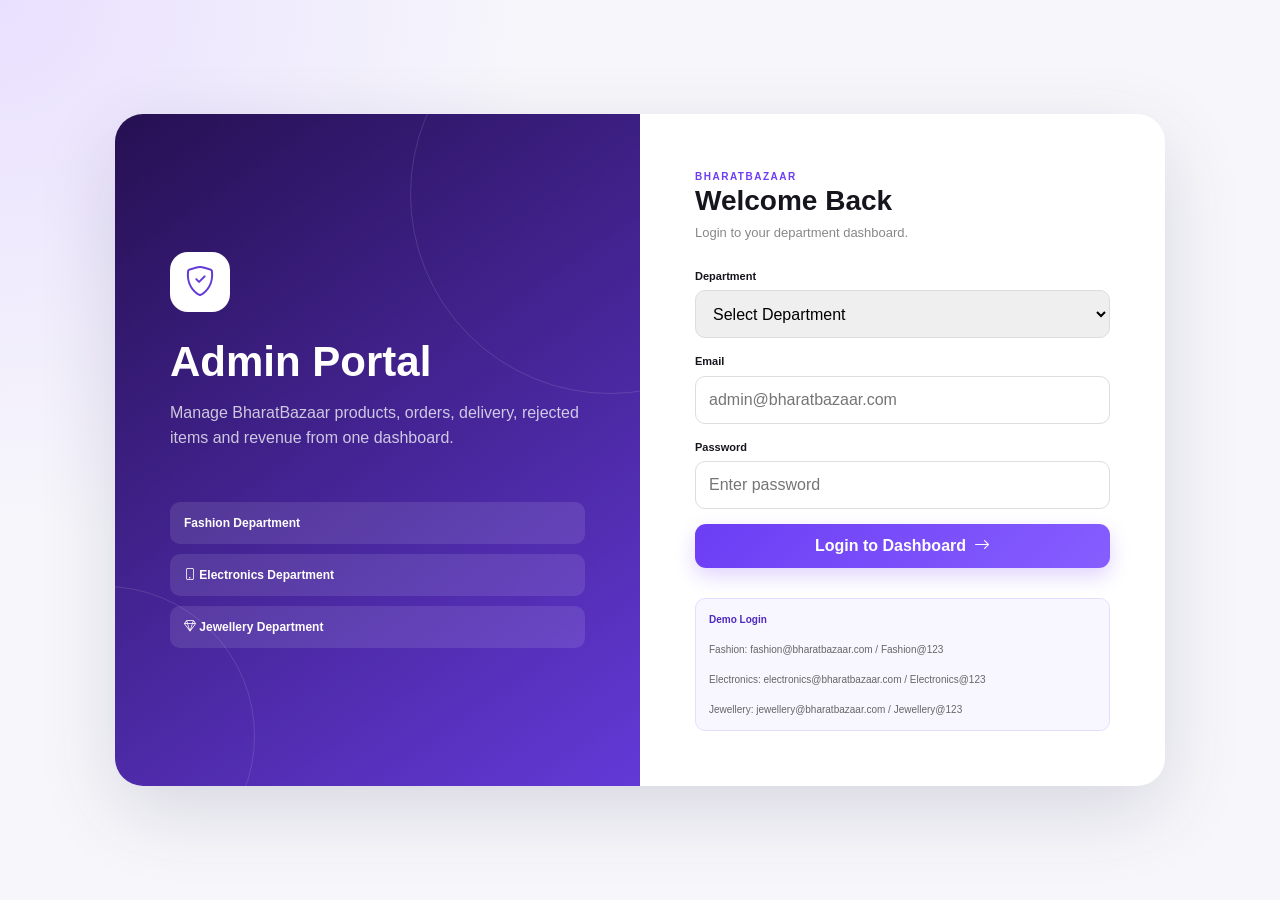
<file: admin.html>
<!DOCTYPE html>
<html lang="en">
<head>

    <meta charset="UTF-8">
    <meta name="viewport" content="width=device-width, initial-scale=1.0">

    <title>BharatBazaar Admin Login</title>

    <link
        href="https://cdn.jsdelivr.net/npm/bootstrap@5.3.3/dist/css/bootstrap.min.css"
        rel="stylesheet"
    >

    <link
        rel="stylesheet"
        href="https://cdn.jsdelivr.net/npm/bootstrap-icons@1.11.3/font/bootstrap-icons.min.css"
    >

    <link rel="stylesheet" href="css/style.css">

    <style>

        body{
            min-height:100vh;
            display:grid;
            place-items:center;
            background:
                radial-gradient(circle at top left,#e9e0ff,transparent 35%),
                #f7f7fb;
        }

        .admin-login{
            width:min(1050px,94%);
            min-height:600px;
            background:#fff;
            border-radius:28px;
            overflow:hidden;
            box-shadow:0 25px 80px rgba(30,20,70,.14);
            display:grid;
            grid-template-columns:1fr 1fr;
        }

        .login-brand{
            background:linear-gradient(145deg,#261052,#6339d7);
            color:#fff;
            padding:55px;
            display:flex;
            flex-direction:column;
            justify-content:center;
            position:relative;
            overflow:hidden;
        }

        .login-brand:before,
        .login-brand:after{
            content:"";
            position:absolute;
            border:1px solid rgba(255,255,255,.12);
            border-radius:50%;
        }

        .login-brand:before{
            width:400px;
            height:400px;
            right:-170px;
            top:-120px;
        }

        .login-brand:after{
            width:300px;
            height:300px;
            left:-160px;
            bottom:-100px;
        }

        .login-logo{
            width:60px;
            height:60px;
            border-radius:18px;
            background:#fff;
            color:#6339d7;
            display:grid;
            place-items:center;
            font-size:30px;
            margin-bottom:25px;
        }

        .login-brand h1{
            font-size:42px;
            font-weight:900;
            margin:0 0 12px;
        }

        .login-brand p{
            color:rgba(255,255,255,.75);
            line-height:1.6;
        }

        .department-list{
            margin-top:35px;
            display:grid;
            gap:10px;
        }

        .department-list div{
            background:rgba(255,255,255,.1);
            padding:12px 14px;
            border-radius:10px;
            font-size:12px;
            font-weight:700;
        }

        .login-side{
            padding:55px;
            display:flex;
            flex-direction:column;
            justify-content:center;
        }

        .login-side h2{
            font-size:28px;
            font-weight:900;
            margin-bottom:6px;
        }

        .login-side > p{
            color:#888;
            font-size:13px;
            margin-bottom:25px;
        }

        .admin-form-group{
            margin-bottom:15px;
        }

        .admin-form-group label{
            display:block;
            font-size:11px;
            font-weight:800;
            margin-bottom:6px;
        }

        .admin-form-group input,
        .admin-form-group select{
            width:100%;
            height:48px;
            border:1px solid #ddd;
            border-radius:10px;
            padding:0 13px;
            outline:none;
        }

        .admin-form-group input:focus,
        .admin-form-group select:focus{
            border-color:#6c3df4;
            box-shadow:0 0 0 3px #f0ebff;
        }

        .demo-box{
            background:#f8f7ff;
            border:1px solid #e5ddff;
            padding:13px;
            border-radius:10px;
            margin-top:18px;
            font-size:10px;
            color:#666;
        }

        .demo-box strong{
            color:#4e2abf;
        }

        #loginMessage{
            margin-top:12px;
            font-size:12px;
            font-weight:700;
        }

        @media(max-width:750px){

            .admin-login{
                grid-template-columns:1fr;
            }

            .login-brand{
                padding:35px;
            }

            .login-brand h1{
                font-size:32px;
            }

            .login-side{
                padding:35px;
            }

        }

    </style>

</head>

<body>

<div class="admin-login">

    <div class="login-brand">

        <div class="login-logo">
            <i class="bi bi-shield-check"></i>
        </div>

        <h1>Admin Portal</h1>

        <p>
            Manage BharatBazaar products, orders, delivery,
            rejected items and revenue from one dashboard.
        </p>

        <div class="department-list">

            <div>
                <i class="bi bi-shirt"></i>
                Fashion Department
            </div>

            <div>
                <i class="bi bi-phone"></i>
                Electronics Department
            </div>

            <div>
                <i class="bi bi-gem"></i>
                Jewellery Department
            </div>

        </div>

    </div>


    <div class="login-side">

        <span class="section-kicker">BHARATBAZAAR</span>

        <h2>Welcome Back</h2>

        <p>Login to your department dashboard.</p>

        <form id="adminLoginForm">

            <div class="admin-form-group">

                <label>Department</label>

                <select id="adminDepartment" required>

                    <option value="">Select Department</option>
                    <option value="Fashion">Fashion</option>
                    <option value="Electronics">Electronics</option>
                    <option value="Jewellery">Jewellery</option>

                </select>

            </div>

            <div class="admin-form-group">

                <label>Email</label>

                <input
                    id="adminEmail"
                    type="email"
                    placeholder="admin@bharatbazaar.com"
                    required
                >

            </div>

            <div class="admin-form-group">

                <label>Password</label>

                <input
                    id="adminPassword"
                    type="password"
                    placeholder="Enter password"
                    required
                >

            </div>

            <button class="primary-btn full-btn" type="submit">
                Login to Dashboard
                <i class="bi bi-arrow-right"></i>
            </button>

            <div id="loginMessage"></div>

        </form>


        <div class="demo-box">

            <strong>Demo Login</strong><br><br>

            Fashion:
            fashion@bharatbazaar.com /
            Fashion@123

            <br><br>

            Electronics:
            electronics@bharatbazaar.com /
            Electronics@123

            <br><br>

            Jewellery:
            jewellery@bharatbazaar.com /
            Jewellery@123

        </div>

    </div>

</div>

<script src="js/data.js"></script>
<script src="js/admin.js"></script>

</body>
</html>
</file>
<file: css/style.css>
:root{
    --primary:#6c3df4;
    --primary-dark:#5425d8;
    --primary-light:#f0ebff;
    --ink:#15151d;
    --muted:#737783;
    --line:#e9e9ef;
    --bg:#f7f7fb;
    --white:#ffffff;
    --green:#16834b;
    --green-bg:#eaf8f0;
    --orange:#d97706;
    --orange-bg:#fff5df;
    --red:#dc3545;
    --red-bg:#fff0f1;
    --blue:#2563eb;
    --blue-bg:#eff6ff;
    --shadow:0 12px 35px rgba(25,20,55,.08);
}

*{
    box-sizing:border-box;
}

html{
    scroll-behavior:smooth;
}

body{
    margin:0;
    background:var(--bg);
    color:var(--ink);
    font-family:Inter,Segoe UI,Arial,sans-serif;
}

button,
input,
textarea,
select{
    font:inherit;
}

button{
    cursor:pointer;
}

.bb-header{
    background:#fff;
    border-bottom:1px solid var(--line);
    position:sticky;
    top:0;
    z-index:1000;
}

.header-inner{
    min-height:76px;
    display:flex;
    align-items:center;
    gap:24px;
    padding:12px 28px;
}

.brand{
    display:flex;
    align-items:center;
    gap:11px;
    color:var(--ink);
    text-decoration:none;
    min-width:210px;
}

.brand-icon{
    width:42px;
    height:42px;
    border-radius:13px;
    display:grid;
    place-items:center;
    color:white;
    background:linear-gradient(135deg,#7c4dff,#5122d8);
    font-size:21px;
}

.brand-name{
    font-weight:800;
    font-size:20px;
    line-height:1;
}

.brand small{
    color:var(--muted);
    font-size:10px;
    font-weight:600;
}

.search-box{
    flex:1;
    max-width:680px;
    height:46px;
    background:#f5f5f8;
    border:1px solid transparent;
    border-radius:12px;
    display:flex;
    align-items:center;
    padding:0 13px;
    transition:.2s;
}

.search-box:focus-within{
    background:#fff;
    border-color:#cfc3ff;
    box-shadow:0 0 0 4px var(--primary-light);
}

.search-box > i{
    color:#858794;
}

.search-box input{
    flex:1;
    border:0;
    outline:0;
    background:transparent;
    padding:0 10px;
    color:var(--ink);
}

.search-box button{
    border:0;
    background:none;
    color:#999;
    display:none;
}

.header-actions{
    display:flex;
    align-items:center;
    gap:8px;
    margin-left:auto;
}

.header-btn{
    border:0;
    background:#fff;
    color:#30313a;
    min-width:70px;
    padding:5px 8px;
    display:flex;
    flex-direction:column;
    align-items:center;
    gap:2px;
    font-size:12px;
    font-weight:600;
}

.header-btn:hover{
    color:var(--primary);
}

.icon-wrap{
    position:relative;
    font-size:20px;
}

.badge-count{
    position:absolute;
    top:-7px;
    right:-10px;
    min-width:17px;
    height:17px;
    border-radius:50%;
    background:var(--primary);
    color:#fff;
    display:grid;
    place-items:center;
    font-size:9px;
    font-weight:800;
}

.category-bar{
    background:#fff;
    border-bottom:1px solid var(--line);
}

.category-inner{
    display:flex;
    align-items:center;
    gap:8px;
    padding:10px 28px;
    overflow-x:auto;
}

.category-inner::-webkit-scrollbar{
    height:0;
}

.category-btn{
    border:0;
    background:transparent;
    padding:8px 16px;
    border-radius:20px;
    white-space:nowrap;
    color:#555762;
    font-size:13px;
    font-weight:700;
}

.category-btn:hover,
.category-btn.active{
    background:var(--primary);
    color:white;
}

.hero-section{
    padding:24px 28px 8px;
}

.hero-card{
    min-height:330px;
    border-radius:24px;
    overflow:hidden;
    position:relative;
    background:linear-gradient(120deg,#22104f,#5631bf 55%,#855df5);
    color:white;
    display:flex;
    align-items:center;
    padding:55px 7%;
}

.hero-content{
    position:relative;
    z-index:5;
    max-width:550px;
}

.hero-label{
    display:inline-block;
    padding:6px 11px;
    border-radius:30px;
    background:rgba(255,255,255,.15);
    font-size:11px;
    letter-spacing:1.5px;
    font-weight:800;
    margin-bottom:14px;
}

.hero-content h1{
    margin:0 0 12px;
    font-size:clamp(34px,5vw,62px);
    line-height:1.02;
    font-weight:900;
}

.hero-content p{
    font-size:16px;
    color:rgba(255,255,255,.8);
    margin-bottom:24px;
}

.hero-art{
    position:absolute;
    right:7%;
    width:430px;
    height:300px;
}

.hero-circle{
    position:absolute;
    border-radius:50%;
    border:1px solid rgba(255,255,255,.16);
}

.circle-one{
    width:310px;
    height:310px;
    right:40px;
    top:-5px;
}

.circle-two{
    width:220px;
    height:220px;
    right:85px;
    top:40px;
    background:rgba(255,255,255,.06);
}

.hero-shopping-bag{
    width:145px;
    height:165px;
    position:absolute;
    right:115px;
    top:65px;
    background:#fff;
    color:var(--primary);
    border-radius:30px 30px 42px 42px;
    display:grid;
    place-items:center;
    font-size:65px;
    box-shadow:0 30px 50px rgba(0,0,0,.2);
}

.hero-shopping-bag:before{
    content:"";
    position:absolute;
    width:62px;
    height:45px;
    border:10px solid #fff;
    border-bottom:0;
    border-radius:40px 40px 0 0;
    top:-35px;
}

.floating-product{
    position:absolute;
    width:62px;
    height:62px;
    background:#fff;
    color:var(--primary);
    border-radius:18px;
    display:grid;
    place-items:center;
    font-size:27px;
    box-shadow:0 15px 30px rgba(0,0,0,.2);
}

.fp-one{
    right:20px;
    top:40px;
    transform:rotate(8deg);
}

.fp-two{
    left:35px;
    top:75px;
    transform:rotate(-8deg);
}

.fp-three{
    right:50px;
    bottom:10px;
    transform:rotate(5deg);
}

.primary-btn{
    border:0;
    background:linear-gradient(135deg,var(--primary),#865eff);
    color:#fff;
    border-radius:11px;
    min-height:44px;
    padding:0 20px;
    font-weight:800;
    display:inline-flex;
    align-items:center;
    justify-content:center;
    gap:8px;
    transition:.2s;
    box-shadow:0 8px 20px rgba(108,61,244,.22);
}

.primary-btn:hover{
    background:linear-gradient(135deg,var(--primary-dark),#734be9);
    transform:translateY(-1px);
}

.full-btn{
    width:100%;
}

.products-section{
    padding:34px 28px 60px;
}

.section-heading{
    display:flex;
    justify-content:space-between;
    align-items:end;
    margin-bottom:20px;
}

.section-kicker{
    color:var(--primary);
    font-size:10px;
    font-weight:900;
    letter-spacing:1.5px;
}

.section-heading h2,
.modal-header-custom h2{
    margin:4px 0 0;
    font-size:26px;
    font-weight:850;
}

.result-info{
    color:var(--muted);
    font-size:13px;
}

.product-grid{
    display:grid;
    grid-template-columns:repeat(5,minmax(0,1fr));
    gap:18px;
}

.product-card{
    background:#fff;
    border:1px solid var(--line);
    border-radius:16px;
    overflow:hidden;
    position:relative;
    transition:.2s;
}

.product-card:hover{
    transform:translateY(-4px);
    box-shadow:var(--shadow);
    border-color:#ded7f8;
}

.product-image-wrap{
    height:245px;
    position:relative;
    background:#f3f3f7;
    overflow:hidden;
}

.product-image{
    width:100%;
    height:100%;
    display:block;
    object-fit:cover;
    transition:transform .3s ease;
}

.product-card:hover .product-image{
    transform:scale(1.035);
}

.heart-btn{
    position:absolute;
    top:10px;
    right:10px;
    width:36px;
    height:36px;
    border-radius:50%;
    border:1px solid #e5e5eb;
    background:rgba(255,255,255,.95);
    display:grid;
    place-items:center;
    color:#777;
    z-index:2;
}

.heart-btn.active{
    color:#e63967;
}

.discount-tag{
    position:absolute;
    left:10px;
    top:10px;
    background:#111;
    color:#fff;
    padding:5px 8px;
    border-radius:6px;
    font-size:10px;
    font-weight:800;
}

.product-body{
    padding:13px;
}

.product-brand{
    color:#8a8c97;
    font-size:10px;
    font-weight:800;
    text-transform:uppercase;
    letter-spacing:.5px;
}

.product-title{
    margin:5px 0;
    font-size:14px;
    font-weight:750;
    line-height:1.35;
    height:38px;
    overflow:hidden;
}

.product-rating{
    display:inline-flex;
    align-items:center;
    gap:4px;
    padding:3px 6px;
    border-radius:5px;
    background:#ecf8f1;
    color:#147b46;
    font-size:11px;
    font-weight:800;
}

.product-rating i{
    font-size:9px;
}

.review-count{
    color:#999;
    font-size:10px;
}

.price-row{
    display:flex;
    align-items:center;
    gap:7px;
    margin:9px 0;
}

.price{
    font-size:18px;
    font-weight:900;
}

.original-price{
    font-size:11px;
    color:#999;
    text-decoration:line-through;
}

.product-actions{
    display:flex;
    gap:7px;
}

.add-cart-btn,
.view-btn{
    flex:1;
    min-height:37px;
    border-radius:8px;
    font-size:11px;
    font-weight:800;
}

.add-cart-btn{
    background:var(--primary);
    border:1px solid var(--primary);
    color:#fff;
}

.add-cart-btn:hover{
    background:var(--primary-dark);
}

.view-btn{
    background:#fff;
    border:1px solid #ddd;
    color:#444;
}

.view-btn:hover{
    border-color:var(--primary);
    color:var(--primary);
}

.empty-state{
    background:#fff;
    border:1px solid var(--line);
    border-radius:18px;
    min-height:280px;
    display:flex;
    flex-direction:column;
    align-items:center;
    justify-content:center;
    text-align:center;
}

.empty-state > i{
    font-size:45px;
    color:#bbb;
}

.empty-state h3{
    margin:10px 0 5px;
}

.empty-state p{
    color:var(--muted);
}

.bb-modal{
    position:fixed;
    inset:0;
    background:rgba(15,12,25,.6);
    backdrop-filter:blur(5px);
    z-index:2000;
    display:none;
    align-items:center;
    justify-content:center;
    padding:20px;
}

.bb-modal.show{
    display:flex;
}

.modal-panel{
    background:#fff;
    border-radius:20px;
    width:min(700px,100%);
    max-height:92vh;
    overflow:auto;
    position:relative;
    padding:28px;
    box-shadow:0 25px 80px rgba(0,0,0,.25);
}

.large-panel{
    width:min(850px,100%);
}

.xlarge-panel{
    width:min(1100px,100%);
}

.checkout-panel{
    width:min(1000px,100%);
}

.product-modal-panel{
    width:min(850px,100%);
}

.pin-panel{
    width:min(430px,100%);
    text-align:center;
}

.modal-close{
    position:absolute;
    top:15px;
    right:15px;
    width:34px;
    height:34px;
    border:0;
    border-radius:50%;
    background:#f3f3f6;
    display:grid;
    place-items:center;
    z-index:5;
}

.modal-close:hover{
    background:#e9e9ef;
}

.modal-header-custom{
    display:flex;
    justify-content:space-between;
    align-items:flex-end;
    padding-right:40px;
    margin-bottom:22px;
}

.modal-count{
    background:var(--primary-light);
    color:var(--primary);
    border-radius:20px;
    padding:6px 10px;
    font-size:11px;
    font-weight:800;
}

.product-detail-grid{
    display:grid;
    grid-template-columns:1fr 1fr;
    gap:28px;
}

.detail-image{
    width:100%;
    height:420px;
    object-fit:cover;
    border-radius:15px;
    background:#f4f4f7;
}

.detail-title{
    font-size:27px;
    line-height:1.2;
    font-weight:850;
    margin:7px 0 12px;
}

.detail-description{
    color:#666;
    line-height:1.6;
    font-size:14px;
}

.detail-price{
    font-size:29px;
    font-weight:900;
    margin:18px 0 4px;
}

.detail-stock{
    color:var(--green);
    font-weight:700;
    font-size:12px;
}

.detail-meta{
    margin:18px 0;
    padding:15px;
    background:#f8f8fb;
    border-radius:12px;
}

.detail-meta div{
    display:flex;
    justify-content:space-between;
    padding:5px 0;
    font-size:12px;
}

.cart-item{
    display:flex;
    gap:14px;
    align-items:center;
    border:1px solid var(--line);
    border-radius:13px;
    padding:11px;
    margin-bottom:10px;
}

.cart-item-image{
    width:75px;
    height:75px;
    border-radius:10px;
    object-fit:cover;
    flex-shrink:0;
}

.cart-item-info{
    flex:1;
}

.cart-item-title{
    font-weight:800;
    font-size:14px;
}

.cart-item-price{
    color:var(--primary);
    font-weight:850;
    margin-top:4px;
}

.qty-controls{
    display:flex;
    align-items:center;
    gap:9px;
}

.qty-controls button{
    width:28px;
    height:28px;
    border:1px solid #ddd;
    background:#fff;
    border-radius:7px;
}

.remove-btn{
    border:0;
    background:none;
    color:#d55;
    font-size:18px;
}

.cart-footer{
    border-top:1px solid var(--line);
    padding-top:17px;
    margin-top:17px;
    display:flex;
    justify-content:space-between;
    align-items:center;
    gap:20px;
}

.cart-total{
    font-size:21px;
    font-weight:900;
}

.wishlist-card{
    display:flex;
    gap:15px;
    padding:12px;
    border:1px solid var(--line);
    border-radius:13px;
    margin-bottom:10px;
    align-items:center;
}

.wishlist-card img{
    width:75px;
    height:75px;
    border-radius:9px;
    object-fit:cover;
}

.wishlist-card-info{
    flex:1;
}

.checkout-grid{
    display:grid;
    grid-template-columns:1.35fr .8fr;
    gap:18px;
}

.form-card,
.checkout-summary{
    border:1px solid var(--line);
    border-radius:15px;
    padding:18px;
    background:#fff;
    margin-bottom:15px;
}

.form-card h3{
    margin:0 0 16px;
    font-size:15px;
    font-weight:850;
}

.form-card h3 i{
    color:var(--primary);
    margin-right:5px;
}

.form-row{
    display:grid;
    grid-template-columns:1fr 1fr;
    gap:12px;
}

.form-group{
    margin-bottom:12px;
}

.form-group label{
    display:block;
    font-size:11px;
    font-weight:800;
    margin-bottom:5px;
    color:#555;
}

.form-group input,
.form-group textarea,
.form-group select{
    width:100%;
    border:1px solid #ddd;
    border-radius:9px;
    padding:10px 11px;
    outline:0;
    resize:none;
}

.form-group input:focus,
.form-group textarea:focus{
    border-color:var(--primary);
    box-shadow:0 0 0 3px var(--primary-light);
}

.payment-option{
    display:flex;
    gap:12px;
    align-items:center;
    padding:12px;
    border:1px solid #e4e4e8;
    border-radius:10px;
    margin-bottom:8px;
    cursor:pointer;
}

.payment-option input{
    accent-color:var(--primary);
}

.payment-option strong{
    display:block;
    font-size:13px;
}

.payment-option small{
    color:#888;
    font-size:10px;
}

.summary-row{
    display:flex;
    justify-content:space-between;
    padding:7px 0;
    font-size:13px;
}

.summary-total{
    border-top:1px solid var(--line);
    margin-top:10px;
    padding-top:13px;
    font-size:19px;
    font-weight:900;
}

.order-card{
    border:1px solid var(--line);
    border-radius:16px;
    margin-bottom:16px;
    overflow:hidden;
}

.order-top{
    background:#fafafe;
    border-bottom:1px solid var(--line);
    padding:15px;
    display:flex;
    justify-content:space-between;
    align-items:center;
    gap:15px;
}

.order-id{
    font-size:14px;
    font-weight:900;
}

.order-date{
    color:#888;
    font-size:11px;
    margin-top:3px;
}

.order-total{
    font-size:15px;
    font-weight:900;
}

.order-items{
    padding:12px;
}

.order-item{
    display:grid;
    grid-template-columns:65px 1fr auto;
    gap:12px;
    align-items:center;
    padding:10px;
    border:1px solid #f0f0f3;
    border-radius:11px;
    margin-bottom:8px;
}

.order-item:last-child{
    margin-bottom:0;
}

.order-item img{
    width:65px;
    height:65px;
    border-radius:8px;
    object-fit:cover;
}

.order-item-title{
    font-size:13px;
    font-weight:800;
}

.order-item-meta{
    color:#888;
    font-size:10px;
    margin-top:4px;
}

.status-pill{
    display:inline-flex;
    align-items:center;
    justify-content:center;
    border-radius:20px;
    padding:5px 9px;
    font-size:10px;
    font-weight:850;
    white-space:nowrap;
}

.status-pending{
    background:#f1f1f5;
    color:#666;
}

.status-accepted{
    background:var(--blue-bg);
    color:var(--blue);
}

.status-shipped{
    background:#eef4ff;
    color:#3656ad;
}

.status-out{
    background:var(--orange-bg);
    color:var(--orange);
}

.status-delivered{
    background:var(--green-bg);
    color:var(--green);
}

.status-rejected{
    background:var(--red-bg);
    color:var(--red);
}

.track-btn{
    margin-top:6px;
    border:1px solid #ddd;
    background:#fff;
    color:#555;
    border-radius:7px;
    padding:5px 9px;
    font-size:10px;
    font-weight:800;
}

.track-btn:hover{
    color:var(--primary);
    border-color:var(--primary);
}

.delivery-item{
    border:1px solid #eadfca;
    background:#fffaf0;
    border-radius:15px;
    padding:15px;
    margin-bottom:12px;
}

.delivery-item-main{
    display:grid;
    grid-template-columns:75px 1fr auto;
    gap:13px;
    align-items:center;
}

.delivery-item img{
    width:75px;
    height:75px;
    object-fit:cover;
    border-radius:10px;
}

.delivery-actions{
    display:flex;
    flex-direction:column;
    gap:6px;
}

.verify-btn{
    border:0;
    background:var(--green);
    color:#fff;
    border-radius:8px;
    padding:8px 12px;
    font-size:11px;
    font-weight:800;
}

.reject-small{
    border:1px solid #efb5bb;
    background:#fff;
    color:var(--red);
    border-radius:8px;
    padding:7px 12px;
    font-size:10px;
    font-weight:800;
}

.pin-icon{
    width:70px;
    height:70px;
    border-radius:50%;
    background:var(--primary-light);
    color:var(--primary);
    display:grid;
    place-items:center;
    font-size:30px;
    margin:0 auto 15px;
}

.pin-panel h2{
    margin:0 0 7px;
}

.pin-panel p{
    color:#777;
    font-size:13px;
    line-height:1.5;
}

.pin-input{
    width:100%;
    height:60px;
    text-align:center;
    letter-spacing:14px;
    font-size:25px;
    font-weight:900;
    border:2px solid #ddd;
    border-radius:12px;
    outline:0;
    margin:12px 0;
}

.pin-input:focus{
    border-color:var(--primary);
}

.danger-outline-btn{
    border:1px solid #edb7bd;
    background:#fff;
    color:var(--red);
    min-height:42px;
    border-radius:10px;
    font-weight:800;
    margin-top:8px;
}

.toast-container{
    position:fixed;
    right:20px;
    bottom:20px;
    z-index:5000;
    display:flex;
    flex-direction:column;
    gap:9px;
}

.bb-toast{
    min-width:270px;
    max-width:360px;
    background:#18181d;
    color:#fff;
    padding:13px 15px;
    border-radius:11px;
    box-shadow:0 12px 30px rgba(0,0,0,.2);
    font-size:12px;
    font-weight:700;
    animation:toastIn .25s ease;
}

.bb-toast.success{
    border-left:4px solid #25b56b;
}

.bb-toast.error{
    border-left:4px solid #e64b59;
}

@keyframes toastIn{
    from{
        opacity:0;
        transform:translateY(10px);
    }
    to{
        opacity:1;
        transform:translateY(0);
    }
}

.empty-modal{
    text-align:center;
    padding:50px 20px;
    color:#888;
}

.empty-modal i{
    font-size:42px;
    display:block;
    margin-bottom:10px;
}

@media(max-width:1200px){
    .product-grid{
        grid-template-columns:repeat(4,minmax(0,1fr));
    }

    .header-actions{
        gap:2px;
    }
}

@media(max-width:950px){
    .header-inner{
        flex-wrap:wrap;
    }

    .brand{
        min-width:auto;
    }

    .search-box{
        order:3;
        flex-basis:100%;
        max-width:none;
    }

    .hero-art{
        opacity:.45;
        right:0;
    }

    .product-grid{
        grid-template-columns:repeat(3,minmax(0,1fr));
    }

    .checkout-grid,
    .product-detail-grid{
        grid-template-columns:1fr;
    }
}

@media(max-width:700px){
    .header-inner{
        padding:10px 14px;
        gap:10px;
    }

    .brand-name{
        font-size:17px;
    }

    .header-actions{
        margin-left:auto;
    }

    .header-btn span:last-child{
        display:none;
    }

    .hero-section{
        padding:14px;
    }

    .hero-card{
        padding:35px 25px;
        min-height:300px;
    }

    .hero-art{
        display:none;
    }

    .products-section{
        padding:25px 14px 50px;
    }

    .product-grid{
        grid-template-columns:repeat(2,minmax(0,1fr));
        gap:10px;
    }

    .product-image-wrap{
        height:190px;
    }

    .product-body{
        padding:10px;
    }

    .product-title{
        font-size:12px;
    }

    .price{
        font-size:15px;
    }

    .section-heading{
        align-items:start;
        flex-direction:column;
        gap:7px;
    }

    .form-row{
        grid-template-columns:1fr;
        gap:0;
    }

    .modal-panel{
        padding:20px 15px;
    }

    .order-item{
        grid-template-columns:55px 1fr;
    }

    .order-item > div:last-child{
        grid-column:2;
    }

    .delivery-item-main{
        grid-template-columns:60px 1fr;
    }

    .delivery-actions{
        grid-column:2;
    }

    .delivery-item img{
        width:60px;
        height:60px;
    }

    .cart-item{
        align-items:flex-start;
        flex-wrap:wrap;
    }

    .cart-item-info{
        min-width:calc(100% - 100px);
    }

    .cart-footer{
        flex-direction:column;
        align-items:stretch;
    }
}
</file>
